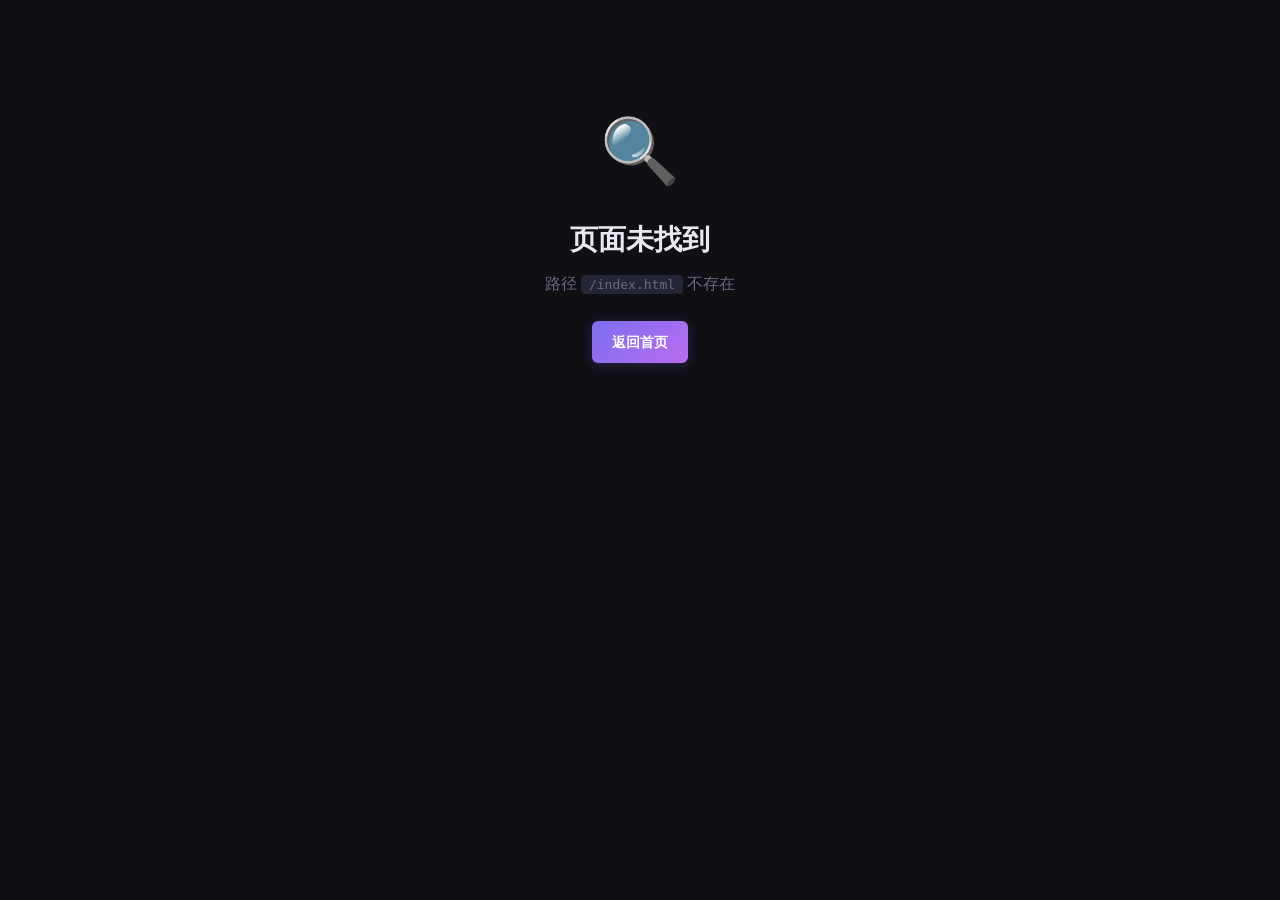
<file: index.html>
<!DOCTYPE html>
<html lang="zh-CN">
<head>
  <meta charset="UTF-8">
  <meta name="viewport" content="width=device-width, initial-scale=1.0">
  <title>AI 桌宠下载站 — 发现可爱的桌面小伙伴</title>
  <meta name="description" content="AI 桌宠下载站：发现和下载各种桌面宠物，从经典 Shimeji 到 AI 智能桌宠，一站式桌宠资源平台。">
  <link rel="stylesheet" href="/css/style.css">
  <!-- 预加载核心数据 -->
  <link rel="preload" href="/data/pets.json" as="fetch" crossorigin>
</head>
<body>

  <!-- app 容器：所有页面内容由路由器渲染至此 -->
  <div id="app">
  <div class="loading-screen" style="display:flex;align-items:center;justify-content:center;min-height:100vh;color:var(--text-muted);">
    <div style="text-align:center;">
      <div style="font-size:32px;margin-bottom:8px;">🐾</div>
      <div style="font-size:14px;">加载中...</div>
    </div>
  </div>
</div>

  <!--
    * ================================================================
    * 脚本加载顺序说明
    * ================================================================
    * 1. main.js       — 工具函数（loadPets, formatCount, getBadge 等）
    * 2. router.js     — SPA 路由系统（History API + 链接拦截）
    * 3. templates.js  — 页面模板系统（所有 Templates.* 函数）
    * 4. 内联脚本       — 注册路由 + 启动应用
    *
    * 自定义页面时：
    * - 在 templates.js 里写新模板
    * - 在下面内联脚本里注册新路由
    * ================================================================
  -->
  <script src="/js/main.js"></script>
  <script src="/js/router.js"></script>
  <script src="/js/templates.js"></script>
  <script>
    // ================================================================
    // 路由注册 —— 在这里添加你的自定义路径
    // ================================================================

    // --- 辅助：获取搜索参数 ---
    function getMarketData(pets, filter, search) {
      let filtered = [...pets];
      if (filter && filter !== 'all') filtered = filtered.filter(p => p.type === filter);
      if (search) {
        const s = search.toLowerCase();
        filtered = filtered.filter(p =>
          p.name.toLowerCase().includes(s) ||
          p.summary.toLowerCase().includes(s) ||
          p.tags.join(' ').toLowerCase().includes(s) ||
          p.author.toLowerCase().includes(s)
        );
      }
      return filtered;
    }

    // --- 首页 ---
    router.add('/', async (ctx) => {
      const pets = await loadPets();
      const featured = pets.filter(p => p.featured);
      const recent = [...pets].sort((a, b) => new Date(b.date) - new Date(a.date)).slice(0, 6);
      document.getElementById('app').innerHTML = Templates.homePage({ pets, featured, recent });
    });

    // --- 市场页（含类型参数）---
    router.add('/market', async (ctx) => {
      const pets = await loadPets();
      const filter = ctx.search.type || 'all';
      const search = ctx.search.q || '';
      const filtered = getMarketData(pets, filter, search);
      document.getElementById('app').innerHTML = Templates.marketPage({
        pets: filtered,
        currentFilter: filter,
        currentSearch: search,
        resultCount: filtered.length,
      });
    });

    // --- 同时支持 /market/type 路径 ---
    router.add('/market/:type', async (ctx) => {
      const pets = await loadPets();
      const filter = ctx.params.type;
      const filtered = getMarketData(pets, filter, '');
      document.getElementById('app').innerHTML = Templates.marketPage({
        pets: filtered,
        currentFilter: filter,
        currentSearch: '',
        resultCount: filtered.length,
      });
    });

    // --- 桌宠详情页 ---
    router.add('/pet/:id', async (ctx) => {
      const pets = await loadPets();
      const pet = pets.find(p => p.id === ctx.params.id);
      if (!pet) {
        document.getElementById('app').innerHTML = Templates.page(
          Templates.emptyState('🔍', '未找到该桌宠'), { title: '未找到' }
        );
        return;
      }
      document.getElementById('app').innerHTML = Templates.detailPage(pet);

      // 渲染相关推荐
      const relatedContainer = document.getElementById('relatedPets');
      if (relatedContainer) {
        const related = pets
          .filter(p => p.id !== pet.id)
          .map(p => ({
            pet: p,
            score: (p.type === pet.type ? 3 : 0) +
                   p.tags.filter(t => pet.tags.includes(t)).length
          }))
          .sort((a, b) => b.score - a.score || b.pet.downloadCount - a.pet.downloadCount)
          .slice(0, 4);

        if (related.length) {
          const section = document.createElement('section');
          section.className = 'section';
          section.innerHTML = `
            <div class="section-header">
              <h2 class="section-title">🔗 相关推荐</h2>
            </div>
            <div class="pet-grid">
              ${related.map(r => Templates.petCard(r.pet)).join('')}
            </div>
          `;
          relatedContainer.replaceWith(section);
        }
      }
    });

    // --- 关于页 ---
    router.add('/about', (ctx) => {
      document.getElementById('app').innerHTML = Templates.aboutPage();
    });

    // --- FAQ 占位 ---
    router.add('/faq', (ctx) => {
      document.getElementById('app').innerHTML = Templates.blankShell(`
        <h1 class="section-title" style="margin-bottom:24px;">❓ 常见问题</h1>
        <div style="color:var(--text-secondary);font-size:15px;line-height:1.9;">
          <p style="margin-bottom:24px;">
            <strong style="color:var(--text-primary);">Q: 桌宠安全吗？会不会是病毒？</strong><br>
            本站所有桌宠均经过审核，但我们建议下载后先用杀毒软件扫描。
            如果你发现可疑文件，请立即联系我们。
          </p>
          <p style="margin-bottom:24px;">
            <strong style="color:var(--text-primary);">Q: 如何安装 Shimeji 桌宠？</strong><br>
            下载 ZIP 包后解压，运行其中的 .exe（Windows）或 .jar（需要 Java）文件。
            详细安装教程请查看每个桌宠详情页的说明。
          </p>
          <p style="margin-bottom:24px;">
            <strong style="color:var(--text-primary);">Q: 如何提交我做的桌宠？</strong><br>
            提交功能正在开发中。目前可以通过 GitHub Issues 提交你的作品。
          </p>
          <p>
            <strong style="color:var(--text-primary);">Q: 网站是开源的吗？</strong><br>
            是的！本项目完全开源，欢迎贡献代码和桌宠资源。
          </p>
        </div>
      `);
    });

    // --- 提交桌宠占位 ---
    router.add('/submit', (ctx) => {
      document.getElementById('app').innerHTML = Templates.blankShell(`
        <h1 class="section-title" style="margin-bottom:24px;">📤 提交桌宠</h1>
        <div style="color:var(--text-muted);font-size:15px;">
          <p>桌宠提交功能正在开发中，敬请期待！</p>
          <p style="margin-top:12px;">届时你可以在这里上传你的桌宠作品，分享给更多人。</p>
        </div>
      `);
    });

    // ================================================================
    // 市场页交互控制器（搜索和筛选的客户端逻辑）
    // ================================================================
    window.MarketPage = {
      search: debounce(async (query) => {
        router.navigate(`/market?q=${encodeURIComponent(query)}`);
      }, 300),

      filter(type) {
        router.navigate(`/market?type=${type}`);
      },
    };

    // --- 工具函数：防抖 ---
    function debounce(fn, ms) {
      let timer;
      return (...args) => {
        clearTimeout(timer);
        timer = setTimeout(() => fn(...args), ms);
      };
    }

    // ================================================================
    // 启动！
    // ================================================================
    router.start();
  </script>
</body>
</html>
</file>
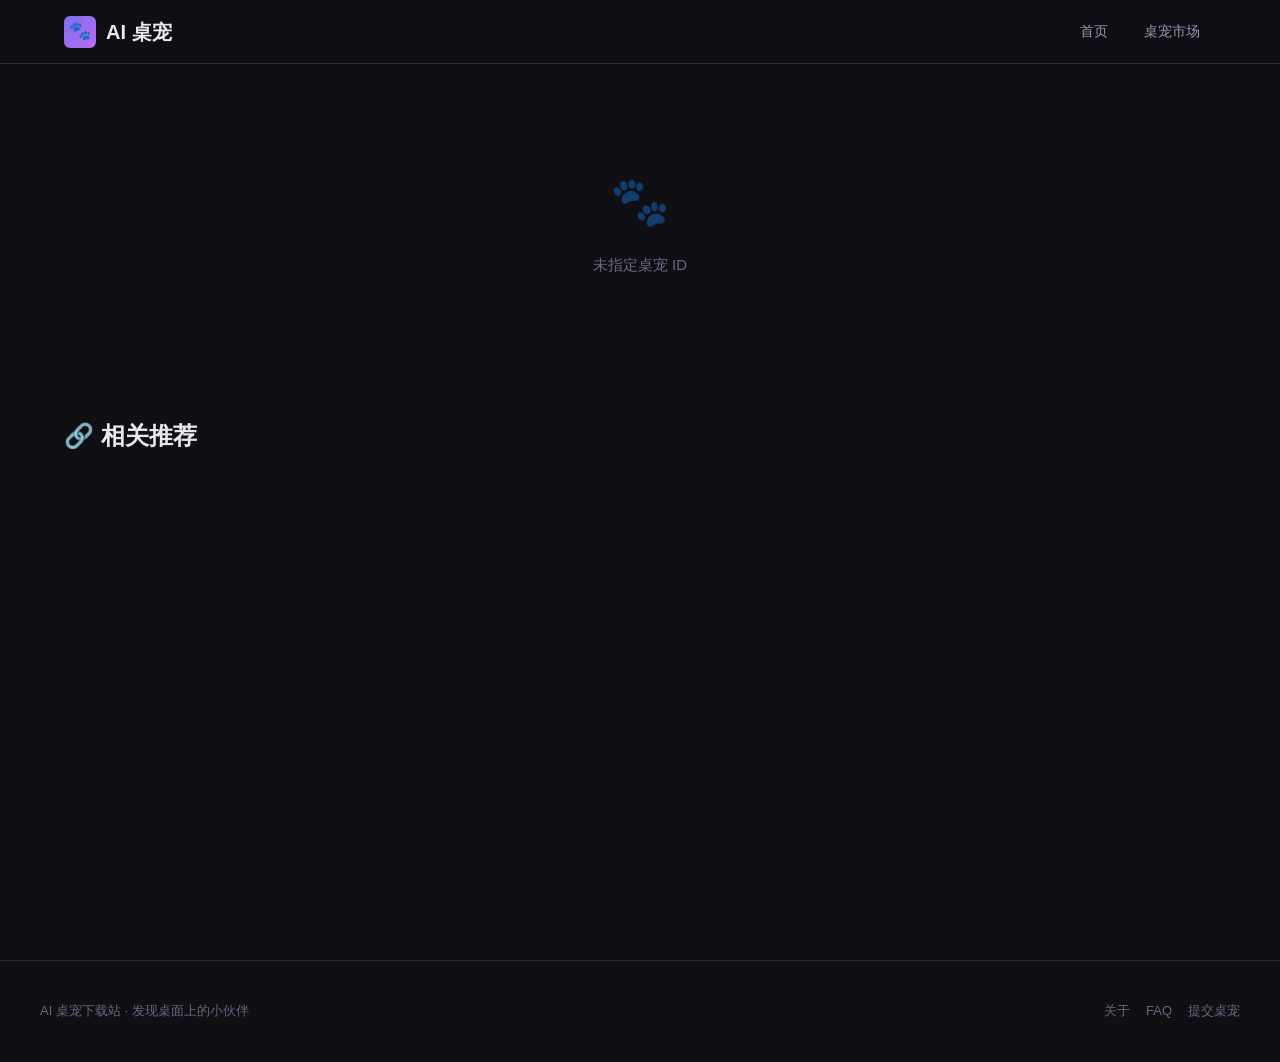
<file: pages/detail.html>
<!DOCTYPE html>
<html lang="zh-CN">
<head>
  <meta charset="UTF-8">
  <meta name="viewport" content="width=device-width, initial-scale=1.0">
  <title>桌宠详情 — AI 桌宠下载站</title>
  <meta name="description" content="桌宠详情页面 - 查看介绍、截图、下载桌面宠物。">
  <link rel="stylesheet" href="/css/style.css">
</head>
<body>

  <header class="header">
    <div class="header-inner">
      <a href="/" class="logo">
        <span class="logo-icon">🐾</span>
        AI 桌宠
      </a>
      <nav class="nav">
        <a href="/">首页</a>
        <a href="/pages/market.html">桌宠市场</a>
      </nav>
    </div>
  </header>

  <main class="page">
    <div class="detail-container" id="detailContainer">
      <div class="empty-state">
        <div class="empty-state-icon">⏳</div>
        <div class="empty-state-text">加载中...</div>
      </div>
    </div>

    <!-- 相关推荐 -->
    <section class="section">
      <div class="section-header">
        <h2 class="section-title">🔗 相关推荐</h2>
      </div>
      <div class="pet-grid" id="relatedPets"></div>
    </section>
  </main>

  <footer class="footer">
    <div class="footer-inner">
      <div class="footer-text">
        AI 桌宠下载站 · 发现桌面上的小伙伴
      </div>
      <div class="footer-links">
        <a href="#">关于</a>
        <a href="#">FAQ</a>
        <a href="#">提交桌宠</a>
      </div>
    </div>
  </footer>

  <script src="/js/main.js"></script>
  <script src="/js/detail.js"></script>
</body>
</html>
</file>
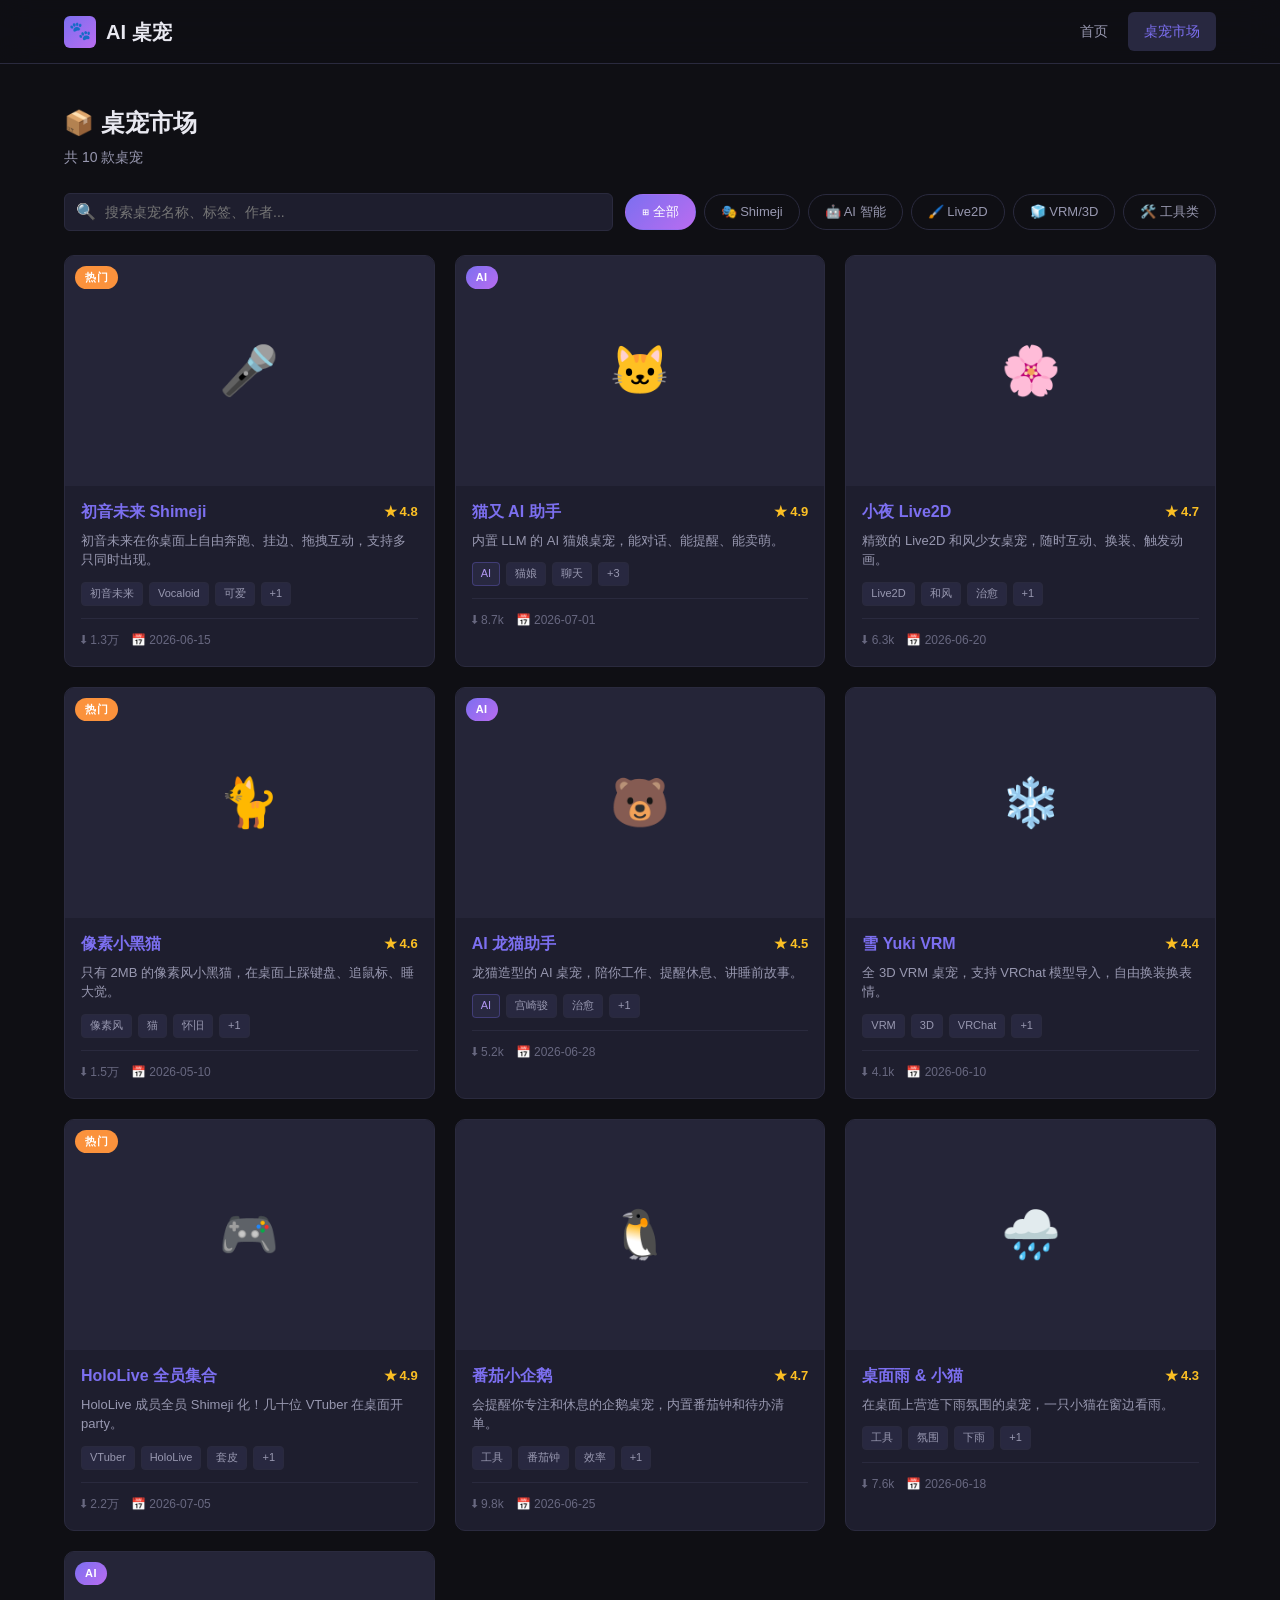
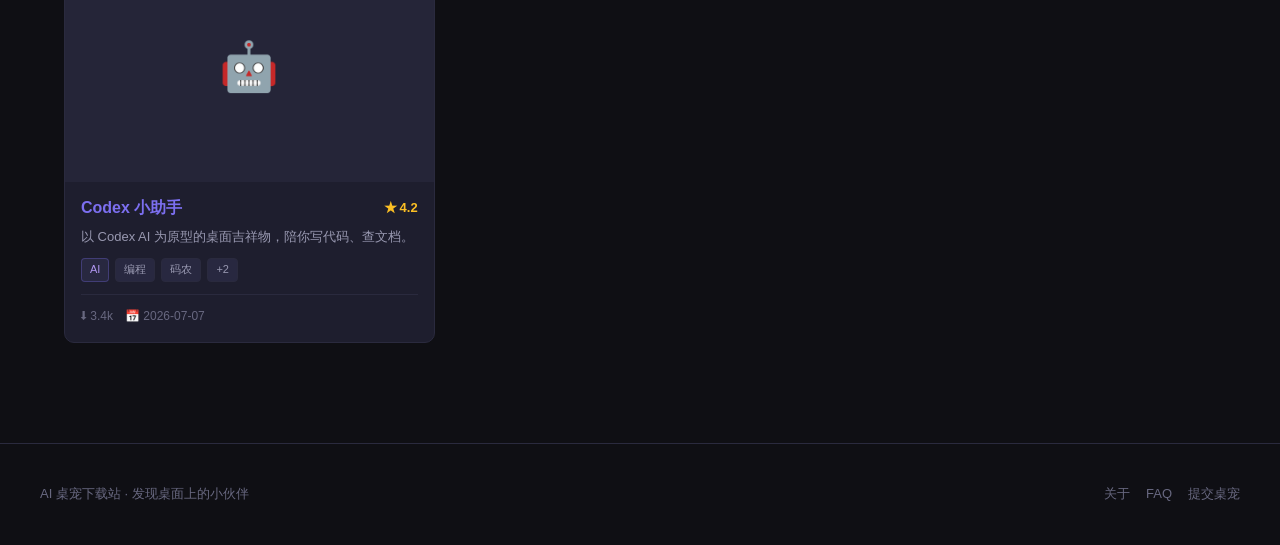
<file: pages/market.html>
<!DOCTYPE html>
<html lang="zh-CN">
<head>
  <meta charset="UTF-8">
  <meta name="viewport" content="width=device-width, initial-scale=1.0">
  <title>桌宠市场 — AI 桌宠下载站</title>
  <meta name="description" content="浏览和搜索各种桌面宠物，按类型、标签筛选，找到你喜欢的桌宠。">
  <link rel="stylesheet" href="/css/style.css">
</head>
<body>

  <!-- 导航 -->
  <header class="header">
    <div class="header-inner">
      <a href="/" class="logo">
        <span class="logo-icon">🐾</span>
        AI 桌宠
      </a>
      <nav class="nav">
        <a href="/">首页</a>
        <a href="/pages/market.html" class="active">桌宠市场</a>
      </nav>
    </div>
  </header>

  <main class="page">
    <section class="section">
      <div class="section-header">
        <div>
          <h1 class="section-title">📦 桌宠市场</h1>
          <p class="section-subtitle" id="resultCount">加载中...</p>
        </div>
      </div>

      <!-- 工具栏 -->
      <div class="market-toolbar">
        <div class="search-box">
          <span class="search-icon">🔍</span>
          <input type="text" placeholder="搜索桌宠名称、标签、作者..." oninput="onSearchInput(this)">
        </div>
        <div class="filter-group" id="filterTypes"></div>
      </div>

      <!-- 桌宠网格 -->
      <div class="pet-grid" id="petGrid">
        <div class="empty-state" style="grid-column: 1 / -1;">
          <div class="empty-state-icon">⏳</div>
          <div class="empty-state-text">加载中...</div>
        </div>
      </div>
    </section>
  </main>

  <footer class="footer">
    <div class="footer-inner">
      <div class="footer-text">
        AI 桌宠下载站 · 发现桌面上的小伙伴
      </div>
      <div class="footer-links">
        <a href="#">关于</a>
        <a href="#">FAQ</a>
        <a href="#">提交桌宠</a>
      </div>
    </div>
  </footer>

  <script src="/js/main.js"></script>
  <script src="/js/market.js"></script>
</body>
</html>
</file>
<file: css/style.css>
/* ============================================
   AI 桌宠下载站 — 全局样式
   ============================================ */

/* --- CSS 变量（暗色主题） --- */
:root {
  --bg-primary: #0f0f14;
  --bg-secondary: #1a1a24;
  --bg-card: #1e1e2e;
  --bg-hover: #282840;
  --bg-elevated: #252538;
  --text-primary: #e8e8f0;
  --text-secondary: #9898b0;
  --text-muted: #686880;
  --accent: #7c6ff0;
  --accent-hover: #6a5cd8;
  --accent-glow: rgba(124, 111, 240, 0.25);
  --accent-gradient: linear-gradient(135deg, #7c6ff0, #b96cf0);
  --green: #4ade80;
  --yellow: #fbbf24;
  --orange: #fb923c;
  --red: #f87171;
  --border: #2a2a3e;
  --border-hover: #3a3a54;
  --radius-sm: 6px;
  --radius-md: 10px;
  --radius-lg: 16px;
  --shadow-sm: 0 2px 8px rgba(0, 0, 0, 0.3);
  --shadow-md: 0 4px 20px rgba(0, 0, 0, 0.4);
  --shadow-glow: 0 0 30px var(--accent-glow);
  --font-sans: -apple-system, BlinkMacSystemFont, 'Segoe UI', 'Noto Sans SC', 'PingFang SC', 'Microsoft YaHei', sans-serif;
  --font-mono: 'SF Mono', 'Fira Code', 'Cascadia Code', 'Consolas', monospace;
  --header-height: 64px;
  --max-width: 1200px;
}

/* --- Reset & Base --- */
*, *::before, *::after {
  box-sizing: border-box;
  margin: 0;
  padding: 0;
}

html {
  scroll-behavior: smooth;
  -webkit-font-smoothing: antialiased;
  -moz-osx-font-smoothing: grayscale;
}

body {
  font-family: var(--font-sans);
  background: var(--bg-primary);
  color: var(--text-primary);
  line-height: 1.6;
  min-height: 100vh;
}

a {
  color: var(--accent);
  text-decoration: none;
  transition: color 0.2s;
}

a:hover {
  color: var(--accent-hover);
}

img {
  max-width: 100%;
  display: block;
}

ul { list-style: none; }

/* --- Scrollbar --- */
::-webkit-scrollbar { width: 8px; }
::-webkit-scrollbar-track { background: var(--bg-primary); }
::-webkit-scrollbar-thumb { background: var(--border); border-radius: 4px; }
::-webkit-scrollbar-thumb:hover { background: var(--border-hover); }

/* --- Header / Navigation --- */
.header {
  position: fixed;
  top: 0;
  left: 0;
  right: 0;
  height: var(--header-height);
  background: rgba(15, 15, 20, 0.85);
  backdrop-filter: blur(16px);
  -webkit-backdrop-filter: blur(16px);
  border-bottom: 1px solid var(--border);
  z-index: 100;
}

.header-inner {
  max-width: var(--max-width);
  margin: 0 auto;
  padding: 0 24px;
  height: 100%;
  display: flex;
  align-items: center;
  justify-content: space-between;
}

.logo {
  display: flex;
  align-items: center;
  gap: 10px;
  font-size: 20px;
  font-weight: 700;
  color: var(--text-primary);
}

.logo-icon {
  width: 32px;
  height: 32px;
  background: var(--accent-gradient);
  border-radius: var(--radius-sm);
  display: flex;
  align-items: center;
  justify-content: center;
  font-size: 18px;
}

.nav {
  display: flex;
  align-items: center;
  gap: 4px;
}

.nav a {
  padding: 8px 16px;
  border-radius: var(--radius-sm);
  color: var(--text-secondary);
  font-size: 14px;
  font-weight: 500;
  transition: all 0.2s;
}

.nav a:hover,
.nav a.active {
  color: var(--text-primary);
  background: var(--bg-hover);
}

.nav a.active {
  color: var(--accent);
}

/* --- Buttons --- */
.btn {
  display: inline-flex;
  align-items: center;
  gap: 8px;
  padding: 10px 20px;
  border-radius: var(--radius-sm);
  font-size: 14px;
  font-weight: 600;
  border: none;
  cursor: pointer;
  transition: all 0.2s;
  font-family: var(--font-sans);
}

.btn-primary {
  background: var(--accent-gradient);
  color: #fff;
  box-shadow: 0 2px 12px var(--accent-glow);
}

.btn-primary:hover {
  transform: translateY(-1px);
  box-shadow: 0 4px 20px var(--accent-glow);
}

.btn-secondary {
  background: var(--bg-elevated);
  color: var(--text-primary);
  border: 1px solid var(--border);
}

.btn-secondary:hover {
  border-color: var(--border-hover);
  background: var(--bg-hover);
}

.btn-ghost {
  background: transparent;
  color: var(--text-secondary);
  padding: 8px 12px;
}

.btn-ghost:hover {
  color: var(--text-primary);
  background: var(--bg-hover);
}

.btn-sm {
  padding: 6px 12px;
  font-size: 13px;
}

.btn-icon {
  width: 36px;
  height: 36px;
  padding: 0;
  display: flex;
  align-items: center;
  justify-content: center;
}

/* --- Layout --- */
.page {
  padding-top: var(--header-height);
  min-height: 100vh;
}

.section {
  max-width: var(--max-width);
  margin: 0 auto;
  padding: 40px 24px;
}

.section-header {
  display: flex;
  align-items: center;
  justify-content: space-between;
  margin-bottom: 24px;
}

.section-title {
  font-size: 24px;
  font-weight: 700;
}

.section-subtitle {
  color: var(--text-secondary);
  font-size: 14px;
  margin-top: 4px;
}

/* --- Hero Section (首页) --- */
.hero {
  background: linear-gradient(180deg, #1a1a30 0%, var(--bg-primary) 100%);
  border-bottom: 1px solid var(--border);
  padding: 80px 24px 60px;
  text-align: center;
  position: relative;
  overflow: hidden;
}

.hero::before {
  content: '';
  position: absolute;
  top: -50%;
  left: -50%;
  width: 200%;
  height: 200%;
  background: radial-gradient(ellipse at 30% 50%, rgba(124, 111, 240, 0.08) 0%, transparent 60%),
              radial-gradient(ellipse at 70% 50%, rgba(185, 108, 240, 0.06) 0%, transparent 60%);
  pointer-events: none;
}

.hero-inner {
  max-width: 700px;
  margin: 0 auto;
  position: relative;
}

.hero h1 {
  font-size: 42px;
  font-weight: 800;
  line-height: 1.2;
  margin-bottom: 16px;
  background: var(--accent-gradient);
  -webkit-background-clip: text;
  -webkit-text-fill-color: transparent;
  background-clip: text;
}

.hero p {
  font-size: 18px;
  color: var(--text-secondary);
  margin-bottom: 32px;
  line-height: 1.7;
}

.hero-actions {
  display: flex;
  gap: 12px;
  justify-content: center;
  flex-wrap: wrap;
}

.hero-stats {
  display: flex;
  gap: 40px;
  justify-content: center;
  margin-top: 48px;
}

.hero-stat {
  text-align: center;
}

.hero-stat-value {
  font-size: 28px;
  font-weight: 800;
  color: var(--text-primary);
}

.hero-stat-label {
  font-size: 13px;
  color: var(--text-muted);
  margin-top: 2px;
}

/* --- Pet Cards --- */
.pet-grid {
  display: grid;
  grid-template-columns: repeat(auto-fill, minmax(280px, 1fr));
  gap: 20px;
}

.pet-card {
  background: var(--bg-card);
  border: 1px solid var(--border);
  border-radius: var(--radius-md);
  overflow: hidden;
  transition: all 0.25s;
  cursor: pointer;
}

.pet-card:hover {
  border-color: var(--border-hover);
  transform: translateY(-3px);
  box-shadow: var(--shadow-md);
}

.pet-card-image {
  width: 100%;
  aspect-ratio: 16 / 10;
  background: var(--bg-elevated);
  display: flex;
  align-items: center;
  justify-content: center;
  font-size: 48px;
  color: var(--text-muted);
  position: relative;
  overflow: hidden;
}

.pet-card-image img {
  width: 100%;
  height: 100%;
  object-fit: cover;
}

.pet-card-badge {
  position: absolute;
  top: 10px;
  left: 10px;
  padding: 3px 10px;
  border-radius: 20px;
  font-size: 11px;
  font-weight: 700;
  text-transform: uppercase;
  letter-spacing: 0.5px;
}

.badge-hot {
  background: var(--orange);
  color: #fff;
}

.badge-new {
  background: var(--green);
  color: #000;
}

.badge-ai {
  background: var(--accent-gradient);
  color: #fff;
}

.pet-card-body {
  padding: 16px;
}

.pet-card-header {
  display: flex;
  align-items: flex-start;
  justify-content: space-between;
  margin-bottom: 8px;
}

.pet-card-name {
  font-size: 16px;
  font-weight: 700;
  line-height: 1.3;
}

.pet-card-rating {
  display: flex;
  align-items: center;
  gap: 3px;
  font-size: 13px;
  color: var(--yellow);
  font-weight: 600;
  white-space: nowrap;
}

.pet-card-summary {
  font-size: 13px;
  color: var(--text-secondary);
  line-height: 1.5;
  display: -webkit-box;
  -webkit-line-clamp: 2;
  -webkit-box-orient: vertical;
  overflow: hidden;
  margin-bottom: 12px;
}

.pet-card-tags {
  display: flex;
  flex-wrap: wrap;
  gap: 6px;
  margin-bottom: 12px;
}

.pet-tag {
  padding: 2px 8px;
  border-radius: 4px;
  font-size: 11px;
  font-weight: 500;
  background: var(--bg-hover);
  color: var(--text-secondary);
  border: 1px solid var(--border);
}

.pet-tag-ai { border-color: rgba(124, 111, 240, 0.3); color: #b096f0; }
.pet-tag-hot { border-color: rgba(251, 146, 60, 0.3); color: var(--orange); }

.pet-card-footer {
  display: flex;
  align-items: center;
  justify-content: space-between;
  padding-top: 12px;
  border-top: 1px solid var(--border);
}

.pet-card-meta {
  display: flex;
  align-items: center;
  gap: 12px;
  font-size: 12px;
  color: var(--text-muted);
}

.pet-card-meta span {
  display: flex;
  align-items: center;
  gap: 4px;
}

/* --- Featured Slider --- */
.featured-section {
  padding-top: 20px;
}

.featured-scroll {
  display: flex;
  gap: 16px;
  overflow-x: auto;
  padding-bottom: 8px;
  scroll-snap-type: x mandatory;
  -webkit-overflow-scrolling: touch;
}

.featured-scroll::-webkit-scrollbar { height: 4px; }
.featured-scroll::-webkit-scrollbar-thumb { border-radius: 2px; }

.featured-card {
  flex: 0 0 360px;
  scroll-snap-align: start;
  background: var(--bg-card);
  border: 1px solid var(--border);
  border-radius: var(--radius-md);
  overflow: hidden;
  transition: all 0.25s;
  cursor: pointer;
}

.featured-card:hover {
  border-color: var(--accent);
  transform: translateY(-2px);
  box-shadow: var(--shadow-glow);
}

.featured-card-image {
  width: 100%;
  aspect-ratio: 16 / 9;
  background: var(--bg-elevated);
  display: flex;
  align-items: center;
  justify-content: center;
  font-size: 56px;
}

.featured-card-body {
  padding: 16px;
}

.featured-card-name {
  font-size: 17px;
  font-weight: 700;
  margin-bottom: 4px;
}

.featured-card-summary {
  font-size: 13px;
  color: var(--text-secondary);
}

/* --- Market Page --- */
.market-toolbar {
  display: flex;
  align-items: center;
  gap: 12px;
  margin-bottom: 24px;
  flex-wrap: wrap;
}

.search-box {
  flex: 1;
  min-width: 240px;
  position: relative;
}

.search-box input {
  width: 100%;
  padding: 10px 14px 10px 40px;
  border-radius: var(--radius-sm);
  border: 1px solid var(--border);
  background: var(--bg-card);
  color: var(--text-primary);
  font-size: 14px;
  font-family: var(--font-sans);
  outline: none;
  transition: border-color 0.2s;
}

.search-box input:focus {
  border-color: var(--accent);
}

.search-box .search-icon {
  position: absolute;
  left: 12px;
  top: 50%;
  transform: translateY(-50%);
  color: var(--text-muted);
  pointer-events: none;
}

.filter-group {
  display: flex;
  gap: 8px;
  flex-wrap: wrap;
}

.filter-btn {
  padding: 8px 16px;
  border-radius: 20px;
  border: 1px solid var(--border);
  background: transparent;
  color: var(--text-secondary);
  font-size: 13px;
  font-weight: 500;
  cursor: pointer;
  transition: all 0.2s;
  font-family: var(--font-sans);
  white-space: nowrap;
}

.filter-btn:hover {
  border-color: var(--border-hover);
  color: var(--text-primary);
}

.filter-btn.active {
  background: var(--accent-gradient);
  border-color: transparent;
  color: #fff;
}

/* --- Detail Page --- */
.detail-container {
  max-width: var(--max-width);
  margin: 0 auto;
  padding: 40px 24px;
}

.detail-breadcrumb {
  display: flex;
  align-items: center;
  gap: 8px;
  font-size: 13px;
  color: var(--text-muted);
  margin-bottom: 24px;
}

.detail-breadcrumb a {
  color: var(--text-secondary);
}

.detail-breadcrumb a:hover {
  color: var(--accent);
}

.detail-hero {
  display: grid;
  grid-template-columns: 1fr 1fr;
  gap: 32px;
  margin-bottom: 40px;
}

.detail-gallery {
  border-radius: var(--radius-lg);
  overflow: hidden;
  background: var(--bg-card);
  border: 1px solid var(--border);
  aspect-ratio: 16 / 10;
  display: flex;
  align-items: center;
  justify-content: center;
  font-size: 80px;
  color: var(--text-muted);
}

.detail-info {
  display: flex;
  flex-direction: column;
}

.detail-title {
  font-size: 32px;
  font-weight: 800;
  margin-bottom: 4px;
}

.detail-author {
  font-size: 14px;
  color: var(--text-secondary);
  margin-bottom: 16px;
}

.detail-meta {
  display: flex;
  flex-wrap: wrap;
  gap: 16px;
  margin-bottom: 20px;
}

.detail-meta-item {
  display: flex;
  align-items: center;
  gap: 6px;
  font-size: 13px;
  color: var(--text-secondary);
}

.detail-tags {
  display: flex;
  flex-wrap: wrap;
  gap: 6px;
  margin-bottom: 20px;
}

.detail-description {
  font-size: 14px;
  line-height: 1.8;
  color: var(--text-secondary);
  margin-bottom: 24px;
}

.detail-platforms {
  display: flex;
  gap: 8px;
  margin-bottom: 24px;
}

.platform-tag {
  padding: 4px 12px;
  border-radius: 4px;
  background: var(--bg-elevated);
  font-size: 12px;
  font-weight: 600;
  color: var(--text-secondary);
  border: 1px solid var(--border);
}

.detail-actions {
  display: flex;
  gap: 12px;
  margin-top: auto;
  padding-top: 20px;
}

.detail-actions .btn {
  flex: 1;
  justify-content: center;
  font-size: 16px;
  padding: 14px 24px;
}

/* --- Categories (首页) --- */
.categories {
  display: grid;
  grid-template-columns: repeat(auto-fill, minmax(180px, 1fr));
  gap: 12px;
}

.category-card {
  padding: 20px;
  border-radius: var(--radius-md);
  background: var(--bg-card);
  border: 1px solid var(--border);
  text-align: center;
  transition: all 0.2s;
  cursor: pointer;
}

.category-card:hover {
  border-color: var(--accent);
  transform: translateY(-2px);
  box-shadow: var(--shadow-glow);
}

.category-icon {
  font-size: 32px;
  margin-bottom: 8px;
}

.category-name {
  font-size: 14px;
  font-weight: 600;
}

.category-count {
  font-size: 12px;
  color: var(--text-muted);
  margin-top: 2px;
}

/* --- Footer --- */
.footer {
  border-top: 1px solid var(--border);
  padding: 40px 24px;
  margin-top: 60px;
}

.footer-inner {
  max-width: var(--max-width);
  margin: 0 auto;
  display: flex;
  justify-content: space-between;
  align-items: center;
  flex-wrap: wrap;
  gap: 16px;
}

.footer-text {
  font-size: 13px;
  color: var(--text-muted);
}

.footer-links {
  display: flex;
  gap: 16px;
}

.footer-links a {
  font-size: 13px;
  color: var(--text-muted);
}

.footer-links a:hover {
  color: var(--text-secondary);
}

/* --- Empty State --- */
.empty-state {
  text-align: center;
  padding: 60px 24px;
}

.empty-state-icon {
  font-size: 48px;
  margin-bottom: 12px;
  opacity: 0.5;
}

.empty-state-text {
  font-size: 15px;
  color: var(--text-muted);
}

/* --- Responsive --- */
@media (max-width: 768px) {
  .hero h1 { font-size: 30px; }
  .hero p { font-size: 16px; }
  .hero-stats { gap: 24px; }
  .hero-stat-value { font-size: 22px; }

  .detail-hero {
    grid-template-columns: 1fr;
  }

  .featured-card {
    flex: 0 0 280px;
  }

  .pet-grid {
    grid-template-columns: repeat(auto-fill, minmax(240px, 1fr));
  }

  .nav a { padding: 8px 10px; font-size: 13px; }

  .market-toolbar {
    flex-direction: column;
    align-items: stretch;
  }

  .search-box { min-width: 0; }

  .categories {
    grid-template-columns: repeat(auto-fill, minmax(140px, 1fr));
  }
}

@media (max-width: 480px) {
  .section { padding: 24px 16px; }
  .header-inner { padding: 0 16px; }
  .hero { padding: 60px 16px 40px; }
  .hero-stats { flex-direction: column; gap: 16px; }
  .detail-actions { flex-direction: column; }
}
</file>
